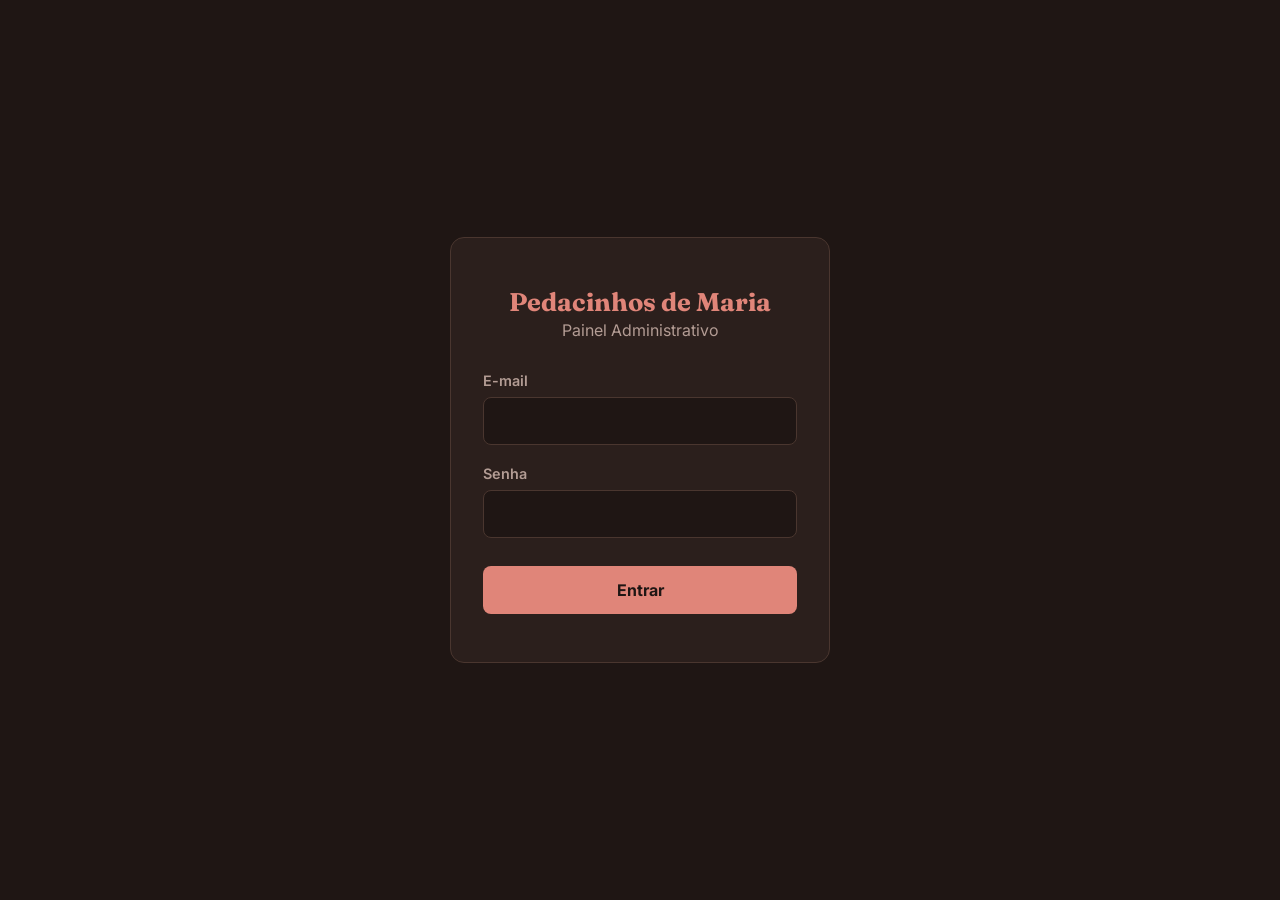
<file: pedacinho-frontend/admin/index.html>
<!DOCTYPE html>
<html lang="pt-BR">
<head>
    <meta charset="UTF-8">
    <meta name="viewport" content="width=device-width, initial-scale=1.0">
    <title>Pedacinhos de Maria - Administração</title>
    <link rel="stylesheet" href="css/variables.css">
    <link rel="stylesheet" href="css/admin.css">
</head>
<body>

<div id="login-gate" class="auth-gate">
    <div class="auth-card">
        <h1 class="auth-card__title">Pedacinhos de Maria</h1>
        <p class="auth-card__subtitle">Painel Administrativo</p>

        <form id="login-form" class="auth-form">
            <div class="form-group">
                <label for="login-email">E-mail</label>
                <input type="email" id="login-email" name="email" required autocomplete="username">
            </div>
            <div class="form-group">
                <label for="login-password">Senha</label>
                <input type="password" id="login-password" name="password" required autocomplete="current-password">
            </div>
            <p id="login-error" class="form-error hidden" role="alert"></p>
            <button type="submit" id="login-submit" class="btn btn--primary auth-form__submit">Entrar</button>
        </form>
    </div>
</div>

<div id="panel" class="panel hidden">
    <header class="panel__header">
        <h1>Painel Administrativo - Pedacinhos de Maria</h1>
        <span class="panel__owner-badge">Responsável</span>
        <button id="logout-button" type="button" class="btn panel__logout">Sair</button>
    </header>

    <p id="panel-error" class="panel-error hidden" role="alert"></p>

    <nav class="filter-tabs">
        <button type="button" class="filter-tab filter-tab--active" data-status="">Todos</button>
        <button type="button" class="filter-tab" data-status="PENDING">Pendentes</button>
        <button type="button" class="filter-tab" data-status="APPROVED">Aprovados</button>
        <button type="button" class="filter-tab" data-status="REJECTED">Rejeitados</button>
    </nav>

    <div id="users-list" class="users-list"></div>
    <p id="empty-message" class="empty-message hidden">Nenhum usuário encontrado.</p>
</div>

<script type="module" src="js/app.js?v=20260911"></script>
</body>
</html>
</file>
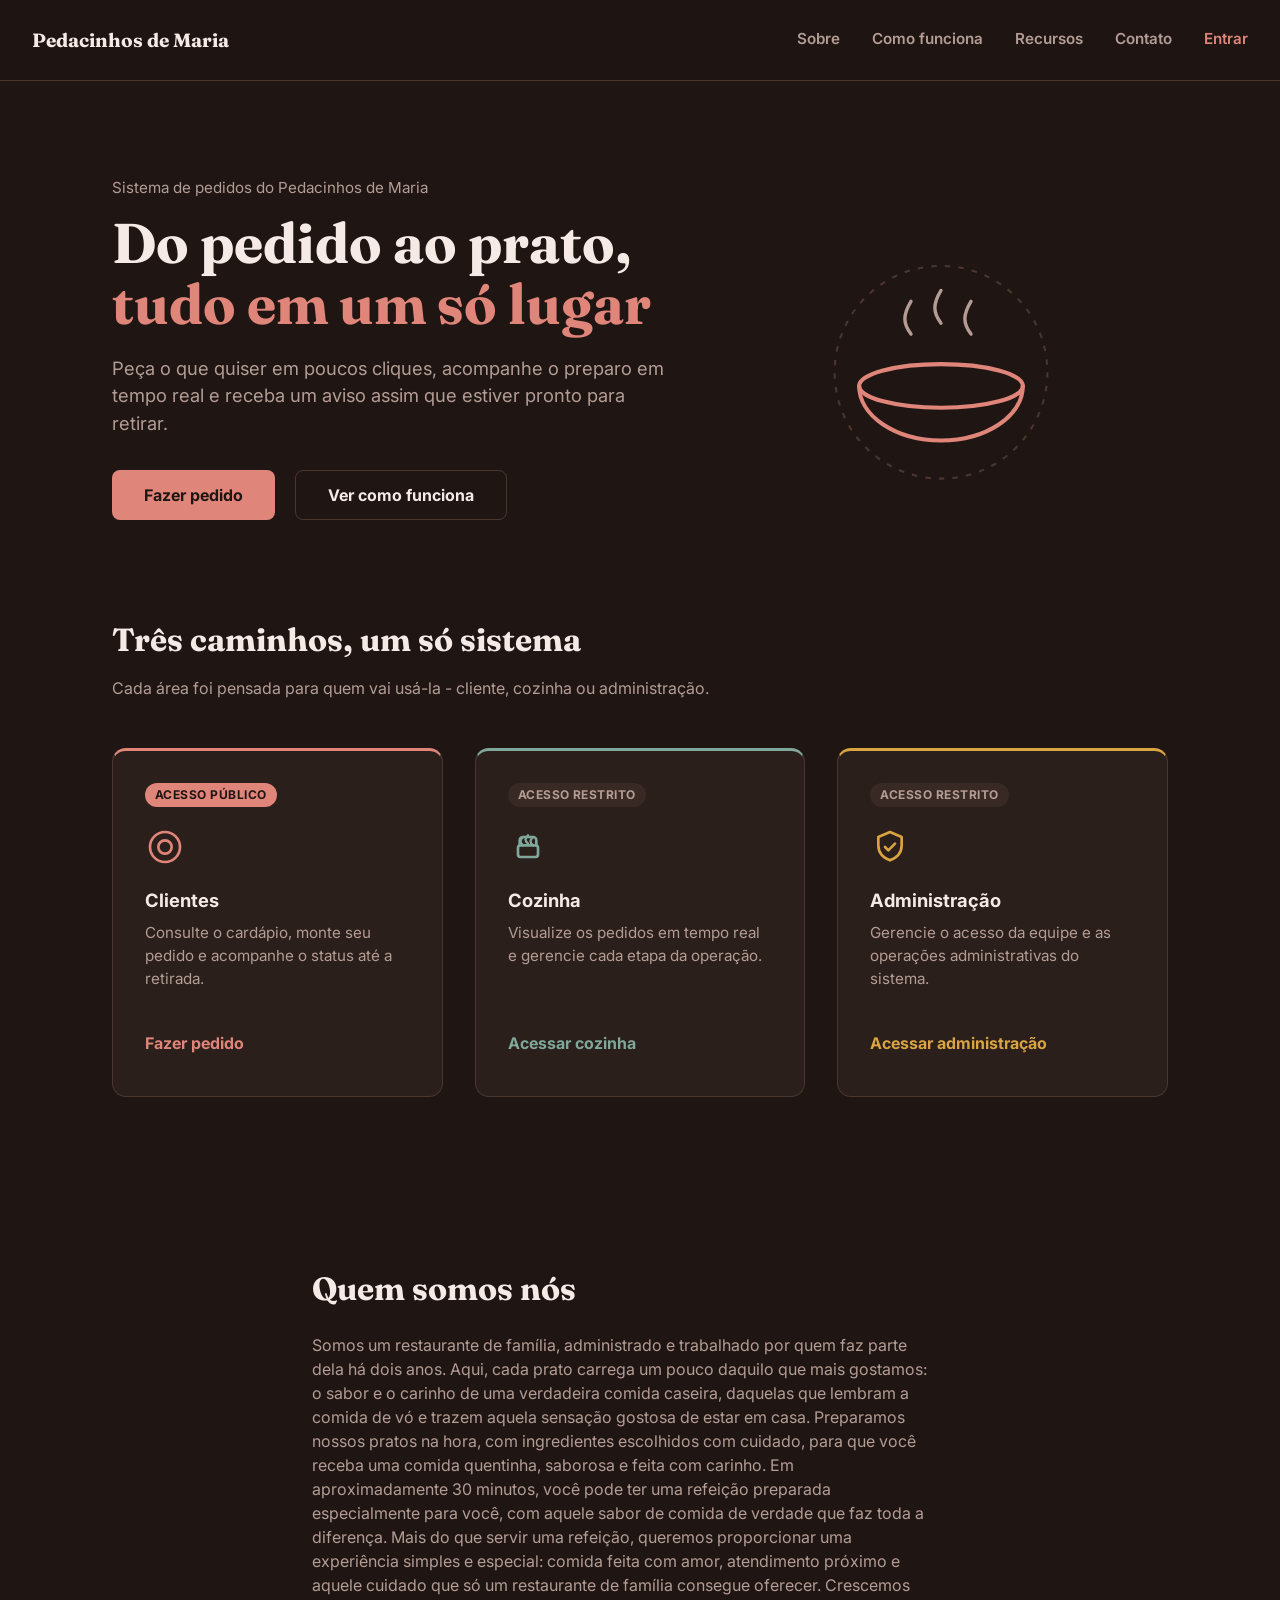
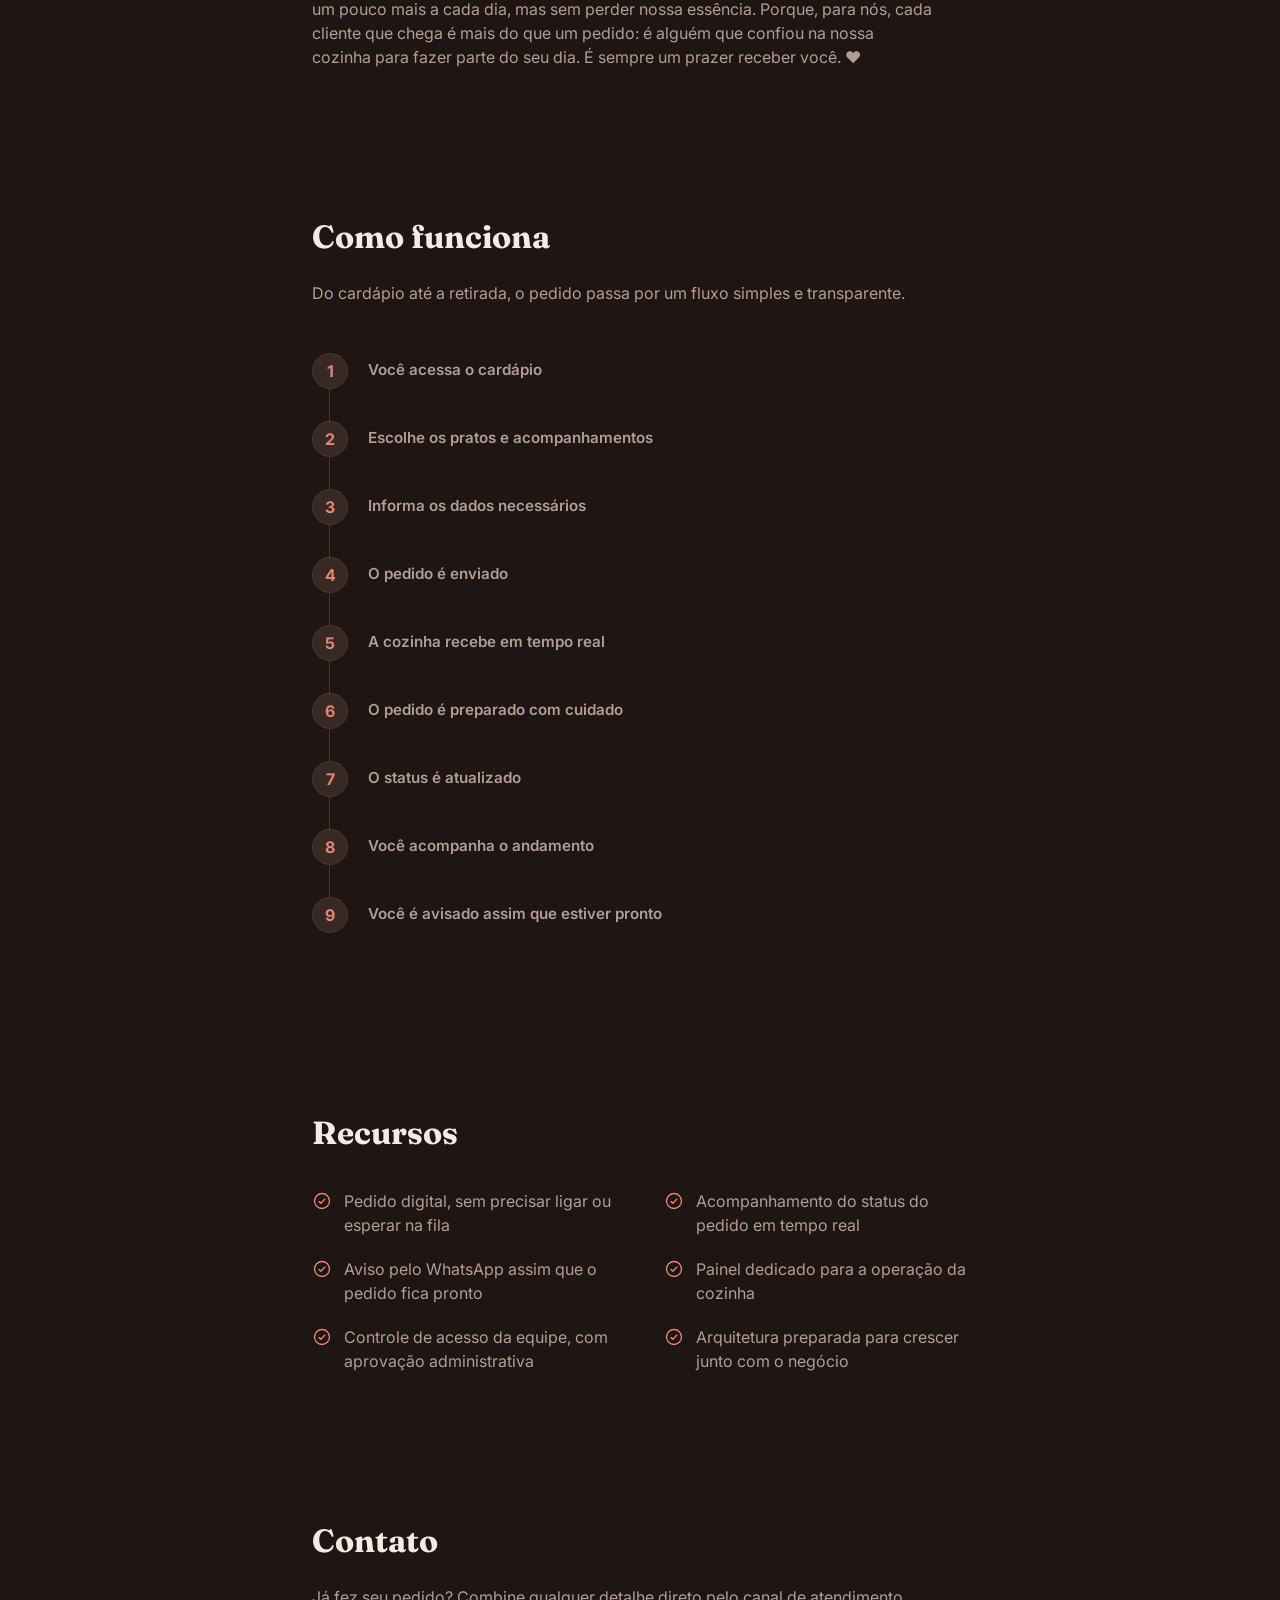
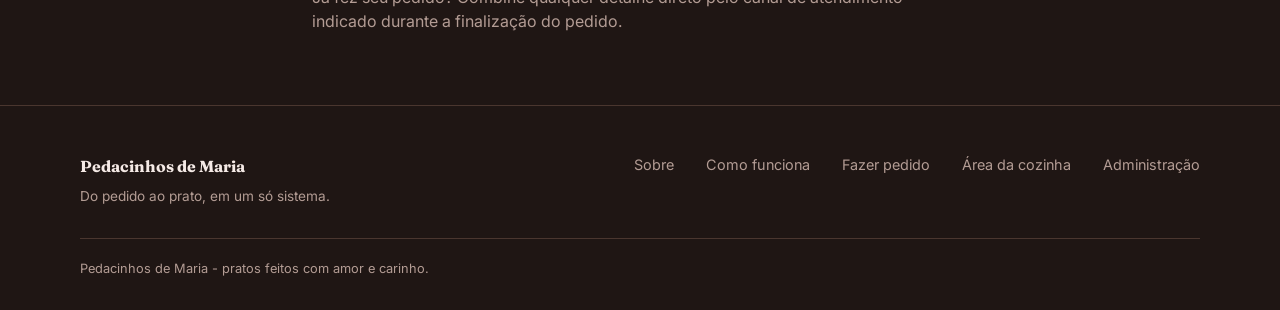
<file: pedacinho-frontend/landing-page/index.html>
<!DOCTYPE html>
<html lang="pt-BR">
<head>
    <meta charset="UTF-8">
    <meta name="viewport" content="width=device-width, initial-scale=1.0">
    <title>Pedacinhos de Maria - Peça, acompanhe e gerencie em um só lugar</title>
    <meta name="description" content="Pedacinhos de Maria: faça seu pedido online, acompanhe o preparo em tempo real e gerencie a operação da cozinha e da equipe em um único sistema.">
    <link rel="stylesheet" href="css/variables.css">
    <link rel="stylesheet" href="css/style.css">
</head>
<body>

<a class="skip-link" href="#conteudo">Pular para o conteúdo</a>

<header class="site-header">
    <span class="site-header__logo">Pedacinhos de Maria</span>

    <button class="menu-toggle" id="menu-toggle" type="button" aria-expanded="false" aria-controls="site-nav" aria-label="Abrir menu">
        <span class="menu-toggle__bar"></span>
    </button>

    <nav class="site-header__nav" id="site-nav">
        <a href="#sobre">Sobre</a>
        <a href="#como-funciona">Como funciona</a>
        <a href="#recursos">Recursos</a>
        <a href="#contato">Contato</a>
        <a class="site-header__cta" href="#acessos">Entrar</a>
    </nav>
</header>

<main id="conteudo">

    <section class="hero">
        <div class="hero__content">
            <p class="hero__eyebrow">Sistema de pedidos do Pedacinhos de Maria</p>
            <h1 class="hero__title">Do pedido ao prato,<br><em>tudo em um só lugar</em></h1>
            <p class="hero__subtitle">
                Peça o que quiser em poucos cliques, acompanhe o preparo em tempo real
                e receba um aviso assim que estiver pronto para retirar.
            </p>
            <div class="hero__ctas">
                <a class="btn-primary" data-link="customer" href="#">Fazer pedido</a>
                <a class="btn-secondary" href="#como-funciona">Ver como funciona</a>
            </div>
        </div>

        <div class="hero__visual" aria-hidden="true">
            <svg viewBox="0 0 220 220" fill="none" xmlns="http://www.w3.org/2000/svg">
                <circle cx="110" cy="130" r="78" stroke="#4A362F" stroke-width="1.5" stroke-dasharray="4 6"/>
                <ellipse cx="110" cy="140" rx="60" ry="16" stroke="#E08579" stroke-width="3"/>
                <path d="M50 140 A60 40 0 0 0 170 140" stroke="#E08579" stroke-width="3" stroke-linecap="round"/>
                <path d="M88 78c-6 10-6 16 0 24" stroke="#B39C94" stroke-width="2.5" stroke-linecap="round"/>
                <path d="M110 70c-6 10-6 16 0 24" stroke="#B39C94" stroke-width="2.5" stroke-linecap="round"/>
                <path d="M132 78c-6 10-6 16 0 24" stroke="#B39C94" stroke-width="2.5" stroke-linecap="round"/>
            </svg>
        </div>
    </section>

    <section class="access" id="acessos" aria-label="Escolha como deseja acessar">
        <div class="access__header">
            <h2 class="access__title">Três caminhos, um só sistema</h2>
            <p class="access__subtitle">Cada área foi pensada para quem vai usá-la - cliente, cozinha ou administração.</p>
        </div>

        <div class="access__grid">
            <article class="access-card" style="--card-accent: var(--color-accent-customer)">
                <span class="access-card__badge access-card__badge--public">Acesso público</span>
                <svg class="access-card__icon" viewBox="0 0 24 24" fill="none" aria-hidden="true">
                    <circle cx="12" cy="12" r="9" stroke="currentColor" stroke-width="1.6"/>
                    <circle cx="12" cy="12" r="4" stroke="currentColor" stroke-width="1.6"/>
                </svg>
                <h3 class="access-card__title">Clientes</h3>
                <p class="access-card__description">Consulte o cardápio, monte seu pedido e acompanhe o status até a retirada.</p>
                <a class="access-card__link" data-link="customer" href="#">Fazer pedido</a>
            </article>

            <article class="access-card" style="--card-accent: var(--color-accent-kitchen)">
                <span class="access-card__badge">Acesso restrito</span>
                <svg class="access-card__icon" viewBox="0 0 24 24" fill="none" aria-hidden="true">
                    <path d="M7 11V8a2 2 0 0 1 2-2h6a2 2 0 0 1 2 2v3" stroke="currentColor" stroke-width="1.6" stroke-linecap="round"/>
                    <rect x="6" y="11" width="12" height="7" rx="1.5" stroke="currentColor" stroke-width="1.6"/>
                    <path d="M9 6c-2 2-2 3 0 5M12 5c-2 2-2 3 0 5M15 6c-2 2-2 3 0 5" stroke="currentColor" stroke-width="1.4" stroke-linecap="round"/>
                </svg>
                <h3 class="access-card__title">Cozinha</h3>
                <p class="access-card__description">Visualize os pedidos em tempo real e gerencie cada etapa da operação.</p>
                <a class="access-card__link" data-link="kitchen" href="#">Acessar cozinha</a>
            </article>

            <article class="access-card" style="--card-accent: var(--color-accent-admin)">
                <span class="access-card__badge">Acesso restrito</span>
                <svg class="access-card__icon" viewBox="0 0 24 24" fill="none" aria-hidden="true">
                    <path d="M12 3l7 3v5c0 4.5-3 7.5-7 9-4-1.5-7-4.5-7-9V6l7-3z" stroke="currentColor" stroke-width="1.6" stroke-linejoin="round"/>
                    <path d="M9 12l2 2 4-4" stroke="currentColor" stroke-width="1.6" stroke-linecap="round" stroke-linejoin="round"/>
                </svg>
                <h3 class="access-card__title">Administração</h3>
                <p class="access-card__description">Gerencie o acesso da equipe e as operações administrativas do sistema.</p>
                <a class="access-card__link" data-link="admin" href="#">Acessar administração</a>
            </article>
        </div>
    </section>

    <section class="section" id="sobre">
        <h2 class="section__title">Quem somos nós</h2>
        <p class="section__text">
            Somos um restaurante de família, administrado e trabalhado por quem faz parte dela há dois anos. Aqui, cada prato carrega um pouco daquilo que mais gostamos: o sabor e o carinho de uma verdadeira comida caseira, daquelas que lembram a comida de vó e trazem aquela sensação gostosa de estar em casa.
            Preparamos nossos pratos na hora, com ingredientes escolhidos com cuidado, para que você receba uma comida quentinha, saborosa e feita com carinho. Em aproximadamente 30 minutos, você pode ter uma refeição preparada especialmente para você, com aquele sabor de comida de verdade que faz toda a diferença.
            Mais do que servir uma refeição, queremos proporcionar uma experiência simples e especial: comida feita com amor, atendimento próximo e aquele cuidado que só um restaurante de família consegue oferecer.
            Crescemos um pouco mais a cada dia, mas sem perder nossa essência. Porque, para nós, cada cliente que chega é mais do que um pedido: é alguém que confiou na nossa cozinha para fazer parte do seu dia.
            É sempre um prazer receber você. ❤️
        </p>
    </section>

    <section class="section" id="como-funciona">
        <h2 class="section__title">Como funciona</h2>
        <p class="section__text">Do cardápio até a retirada, o pedido passa por um fluxo simples e transparente.</p>

        <ol class="timeline">
            <li class="timeline__step"><span class="timeline__number" aria-hidden="true"></span><span class="timeline__label">Você acessa o cardápio</span></li>
            <li class="timeline__step"><span class="timeline__number" aria-hidden="true"></span><span class="timeline__label">Escolhe os pratos e acompanhamentos</span></li>
            <li class="timeline__step"><span class="timeline__number" aria-hidden="true"></span><span class="timeline__label">Informa os dados necessários</span></li>
            <li class="timeline__step"><span class="timeline__number" aria-hidden="true"></span><span class="timeline__label">O pedido é enviado</span></li>
            <li class="timeline__step"><span class="timeline__number" aria-hidden="true"></span><span class="timeline__label">A cozinha recebe em tempo real</span></li>
            <li class="timeline__step"><span class="timeline__number" aria-hidden="true"></span><span class="timeline__label">O pedido é preparado com cuidado</span></li>
            <li class="timeline__step"><span class="timeline__number" aria-hidden="true"></span><span class="timeline__label">O status é atualizado</span></li>
            <li class="timeline__step"><span class="timeline__number" aria-hidden="true"></span><span class="timeline__label">Você acompanha o andamento</span></li>
            <li class="timeline__step"><span class="timeline__number" aria-hidden="true"></span><span class="timeline__label">Você é avisado assim que estiver pronto</span></li>
        </ol>
    </section>

    <section class="section" id="recursos">
        <h2 class="section__title">Recursos</h2>
        <ul class="features__list">
            <li class="features__item">
                <svg viewBox="0 0 24 24" fill="none" aria-hidden="true"><circle cx="12" cy="12" r="9" stroke="currentColor" stroke-width="1.6"/><path d="M8.5 12.5l2.2 2.2 4.8-5" stroke="currentColor" stroke-width="1.6" stroke-linecap="round" stroke-linejoin="round"/></svg>
                <span>Pedido digital, sem precisar ligar ou esperar na fila</span>
            </li>
            <li class="features__item">
                <svg viewBox="0 0 24 24" fill="none" aria-hidden="true"><circle cx="12" cy="12" r="9" stroke="currentColor" stroke-width="1.6"/><path d="M8.5 12.5l2.2 2.2 4.8-5" stroke="currentColor" stroke-width="1.6" stroke-linecap="round" stroke-linejoin="round"/></svg>
                <span>Acompanhamento do status do pedido em tempo real</span>
            </li>
            <li class="features__item">
                <svg viewBox="0 0 24 24" fill="none" aria-hidden="true"><circle cx="12" cy="12" r="9" stroke="currentColor" stroke-width="1.6"/><path d="M8.5 12.5l2.2 2.2 4.8-5" stroke="currentColor" stroke-width="1.6" stroke-linecap="round" stroke-linejoin="round"/></svg>
                <span>Aviso pelo WhatsApp assim que o pedido fica pronto</span>
            </li>
            <li class="features__item">
                <svg viewBox="0 0 24 24" fill="none" aria-hidden="true"><circle cx="12" cy="12" r="9" stroke="currentColor" stroke-width="1.6"/><path d="M8.5 12.5l2.2 2.2 4.8-5" stroke="currentColor" stroke-width="1.6" stroke-linecap="round" stroke-linejoin="round"/></svg>
                <span>Painel dedicado para a operação da cozinha</span>
            </li>
            <li class="features__item">
                <svg viewBox="0 0 24 24" fill="none" aria-hidden="true"><circle cx="12" cy="12" r="9" stroke="currentColor" stroke-width="1.6"/><path d="M8.5 12.5l2.2 2.2 4.8-5" stroke="currentColor" stroke-width="1.6" stroke-linecap="round" stroke-linejoin="round"/></svg>
                <span>Controle de acesso da equipe, com aprovação administrativa</span>
            </li>
            <li class="features__item">
                <svg viewBox="0 0 24 24" fill="none" aria-hidden="true"><circle cx="12" cy="12" r="9" stroke="currentColor" stroke-width="1.6"/><path d="M8.5 12.5l2.2 2.2 4.8-5" stroke="currentColor" stroke-width="1.6" stroke-linecap="round" stroke-linejoin="round"/></svg>
                <span>Arquitetura preparada para crescer junto com o negócio</span>
            </li>
        </ul>
    </section>

    <section class="section" id="contato">
        <h2 class="section__title">Contato</h2>
        <p class="section__text">
            Já fez seu pedido? Combine qualquer detalhe direto pelo canal de
            atendimento indicado durante a finalização do pedido.
        </p>
    </section>

</main>

<footer class="site-footer">
    <div class="site-footer__inner">
        <div>
            <p class="site-footer__brand">Pedacinhos de Maria</p>
            <p class="site-footer__tagline">Do pedido ao prato, em um só sistema.</p>
        </div>
        <nav class="site-footer__nav" aria-label="Links do rodapé">
            <a href="#sobre">Sobre</a>
            <a href="#como-funciona">Como funciona</a>
            <a data-link="customer" href="#">Fazer pedido</a>
            <a data-link="kitchen" href="#">Área da cozinha</a>
            <a data-link="admin" href="#">Administração</a>
        </nav>
    </div>
    <p class="site-footer__bottom">Pedacinhos de Maria - pratos feitos com amor e carinho.</p>
</footer>

<script src="js/app.js"></script>
</body>
</html>
</file>
<file: pedacinho-frontend/admin/css/variables.css>
@import url('https://fonts.googleapis.com/css2?family=Fraunces:opsz,wght@9..144,600;9..144,700&family=Inter:wght@400;500;600;700;800&display=swap');

:root {
    --font-display: 'Fraunces', Georgia, serif;
    --font-body: 'Inter', -apple-system, BlinkMacSystemFont, sans-serif;

    --space-xs: 0.5rem;
    --space-sm: 0.75rem;
    --space-md: 1.25rem;
    --space-lg: 2rem;
    --space-xl: 3rem;

    --radius-sm: 8px;
    --radius-md: 14px;
}

* , *::before, *::after {
    box-sizing: border-box;
    margin: 0;
    padding: 0;
}

body {
    font-family: var(--font-body);
    min-height: 100vh;
}

button, input {
    font: inherit;
    color: inherit;
}

button {
    cursor: pointer;
    border: none;
}

.hidden {
    display: none !important;
}

.form-error {
    color: #C0392B;
    font-size: 0.9rem;
}

.btn {
    padding: var(--space-sm) var(--space-lg);
    border-radius: var(--radius-sm);
    font-weight: 700;
    font-size: 1rem;
    transition: opacity 0.15s ease, transform 0.1s ease;
}

.btn:active {
    transform: scale(0.98);
}

.btn:disabled {
    opacity: 0.6;
    cursor: not-allowed;
}

.btn--large {
    padding: var(--space-lg) var(--space-xl);
    font-size: 1.6rem;
    font-weight: 800;
    letter-spacing: 0.02em;
    border-radius: var(--radius-md);
}
</file>
<file: pedacinho-frontend/admin/css/admin.css>
/* Paleta idêntica à do kitchen-dashboard (mesmos hex de dashboard.css) —
   identidade visual consistente entre os 3 frontends, nenhuma cor nova. */
:root {
    --color-bg: #1F1614;
    --color-surface: #2B1F1C;
    --color-surface-elevated: #382924;
    --color-text: #F5EAE6;
    --color-text-muted: #B39C94;
    --color-border: #4A362F;
    --color-primary: #E08579;

    --color-pending: #D9A441;
    --color-approved: #6B9080;
    --color-rejected: #D1554A;
}

body {
    background: var(--color-bg);
    color: var(--color-text);
}

/* ---------- Login ---------- */

.auth-gate {
    min-height: 100vh;
    display: flex;
    align-items: center;
    justify-content: center;
    padding: var(--space-lg);
}

.auth-card {
    background: var(--color-surface);
    border: 1px solid var(--color-border);
    border-radius: var(--radius-md);
    padding: var(--space-xl) var(--space-lg);
    max-width: 380px;
    width: 100%;
    text-align: center;
}

.auth-card__title {
    font-family: var(--font-display);
    font-size: 1.6rem;
    color: var(--color-primary);
    margin-bottom: 2px;
}

.auth-card__subtitle {
    color: var(--color-text-muted);
    margin-bottom: var(--space-lg);
}

.auth-form {
    text-align: left;
}

.form-group {
    margin-bottom: var(--space-md);
}

.form-group label {
    display: block;
    font-size: 0.9rem;
    font-weight: 600;
    color: var(--color-text-muted);
    margin-bottom: var(--space-xs);
}

.form-group input {
    width: 100%;
    padding: 0.75rem var(--space-sm);
    min-height: 48px;
    background: var(--color-bg);
    border: 1px solid var(--color-border);
    border-radius: var(--radius-sm);
    color: var(--color-text);
}

.form-group input:focus-visible {
    outline: 2px solid var(--color-primary);
    outline-offset: 1px;
}

.auth-form__submit {
    width: 100%;
    background: var(--color-primary);
    color: var(--color-bg);
    min-height: 48px;
    margin-top: var(--space-xs);
}

/* ---------- Painel ---------- */

.panel {
    max-width: 900px;
    margin: 0 auto;
    padding: var(--space-lg);
}

.panel__header {
    display: flex;
    align-items: center;
    flex-wrap: wrap;
    gap: var(--space-sm);
    margin-bottom: var(--space-lg);
}

.panel__header h1 {
    font-family: var(--font-display);
    font-size: clamp(1.1rem, 4vw, 1.4rem);
    color: var(--color-primary);
}

.panel__owner-badge {
    font-size: 0.75rem;
    font-weight: 700;
    text-transform: uppercase;
    letter-spacing: 0.05em;
    padding: 3px 10px;
    border-radius: 999px;
    background: var(--color-surface-elevated);
    color: var(--color-text-muted);
}

.panel__logout {
    margin-left: auto;
    background: var(--color-surface-elevated);
    color: var(--color-text);
    padding: var(--space-xs) var(--space-md);
    font-size: 0.9rem;
    min-height: 44px;
}

.panel-error {
    margin-bottom: var(--space-md);
    padding: var(--space-sm) var(--space-md);
    background: var(--color-rejected);
    border-radius: var(--radius-sm);
}

/* ---------- Filtros ---------- */

.filter-tabs {
    display: flex;
    gap: var(--space-xs);
    margin-bottom: var(--space-lg);
    flex-wrap: wrap;
}

.filter-tab {
    background: var(--color-surface);
    color: var(--color-text-muted);
    padding: var(--space-xs) var(--space-md);
    border-radius: 999px;
    font-size: 0.9rem;
    font-weight: 600;
    min-height: 44px;
}

.filter-tab--active {
    background: var(--color-primary);
    color: var(--color-bg);
}

/* ---------- Lista de usuários ---------- */

.users-list {
    display: flex;
    flex-direction: column;
    gap: var(--space-md);
}

.user-card {
    background: var(--color-surface);
    border: 1px solid var(--color-border);
    border-radius: var(--radius-sm);
    padding: var(--space-md);
    display: flex;
    align-items: center;
    flex-wrap: wrap;
    gap: var(--space-md);
}

.user-card__info {
    flex: 1;
    min-width: 200px;
}

.user-card__name {
    font-size: 1.05rem;
    margin-bottom: 2px;
}

.user-card__email {
    color: var(--color-text-muted);
    font-size: 0.9rem;
}

.user-card__date {
    color: var(--color-text-muted);
    font-size: 0.8rem;
    margin-top: var(--space-xs);
}

.status-badge {
    font-size: 0.8rem;
    font-weight: 700;
    text-transform: uppercase;
    letter-spacing: 0.04em;
    padding: 4px 12px;
    border-radius: 999px;
    color: var(--color-bg);
}

.status-badge--pending { background: var(--color-pending); }
.status-badge--approved { background: var(--color-approved); }
.status-badge--rejected { background: var(--color-rejected); color: var(--color-text); }

.user-card__actions {
    display: flex;
    gap: var(--space-xs);
}

.btn--approve {
    background: var(--color-approved);
    color: var(--color-bg);
    min-height: 44px;
}

.btn--reject {
    background: transparent;
    border: 1px solid var(--color-rejected);
    color: var(--color-rejected);
    min-height: 44px;
}

.empty-message {
    color: var(--color-text-muted);
    text-align: center;
    padding: var(--space-xl);
}

@media (max-width: 600px) {
    .panel { padding: var(--space-md); }
    .user-card { flex-direction: column; align-items: flex-start; }
    .user-card__actions { width: 100%; }
    .user-card__actions .btn { flex: 1; }
}
</file>
<file: pedacinho-frontend/landing-page/css/variables.css>
@import url('https://fonts.googleapis.com/css2?family=Fraunces:opsz,wght@9..144,600;9..144,700&family=Inter:wght@400;500;600;700;800&display=swap');

:root {
    --font-display: 'Fraunces', Georgia, serif;
    --font-body: 'Inter', -apple-system, BlinkMacSystemFont, sans-serif;

    --space-xs: 0.5rem;
    --space-sm: 0.75rem;
    --space-md: 1.25rem;
    --space-lg: 2rem;
    --space-xl: 3rem;

    --radius-sm: 8px;
    --radius-md: 14px;
}

* , *::before, *::after {
    box-sizing: border-box;
    margin: 0;
    padding: 0;
}

body {
    font-family: var(--font-body);
    min-height: 100vh;
}

button, input {
    font: inherit;
    color: inherit;
}

button {
    cursor: pointer;
    border: none;
}

.hidden {
    display: none !important;
}

.form-error {
    color: #C0392B;
    font-size: 0.9rem;
}

.btn {
    padding: var(--space-sm) var(--space-lg);
    border-radius: var(--radius-sm);
    font-weight: 700;
    font-size: 1rem;
    transition: opacity 0.15s ease, transform 0.1s ease;
}

.btn:active {
    transform: scale(0.98);
}

.btn:disabled {
    opacity: 0.6;
    cursor: not-allowed;
}

.btn--large {
    padding: var(--space-lg) var(--space-xl);
    font-size: 1.6rem;
    font-weight: 800;
    letter-spacing: 0.02em;
    border-radius: var(--radius-md);
}
</file>
<file: pedacinho-frontend/landing-page/css/style.css>
:root {
    --color-bg: #1F1614;
    --color-surface: #2B1F1C;
    --color-surface-elevated: #382924;
    --color-text: #F5EAE6;
    --color-text-muted: #B39C94;
    --color-border: #4A362F;
    --color-primary: #E08579;

    /* Acentos por caminho, emprestados da mesma família de cor já usada no
       Kitchen Dashboard (--color-preparing, --color-timer-yellow) — não são
       cores novas inventadas, são a paleta operacional existente aplicada
       aqui para dar identidade própria a cada card sem sair do sistema. */
    --color-accent-customer: var(--color-primary);
    --color-accent-admin: #D9A441;
    --color-accent-kitchen: #7FA89A;

    --radius-lg: 20px;
    --shadow-card: 0 8px 24px rgba(0, 0, 0, 0.35);

    /* Escala tipográfica — um H1 com presença forte, degradê claro até o texto auxiliar. */
    --step-hero: clamp(2.25rem, 4.2vw + 1rem, 3.5rem);
    --step-h2: clamp(1.5rem, 1.5vw + 1rem, 2rem);
    --step-h3: 1.15rem;
    --step-lead: 1.15rem;
}

@media (prefers-reduced-motion: reduce) {
    * { animation: none !important; transition: none !important; }
}

body {
    background: var(--color-bg);
    color: var(--color-text);
    overflow-x: hidden;
    line-height: 1.5;
}

a { color: inherit; text-decoration: none; }

.skip-link {
    position: absolute;
    left: var(--space-md);
    top: -100px;
    background: var(--color-primary);
    color: var(--color-bg);
    padding: var(--space-sm) var(--space-md);
    border-radius: var(--radius-sm);
    font-weight: 700;
    z-index: 100;
    transition: top 0.15s ease;
}

.skip-link:focus {
    top: var(--space-md);
}

:focus-visible {
    outline: 2px solid var(--color-primary);
    outline-offset: 3px;
}

/* ---------- Header ---------- */

.site-header {
    display: flex;
    align-items: center;
    justify-content: space-between;
    padding: var(--space-md) var(--space-lg);
    border-bottom: 1px solid var(--color-border);
    position: sticky;
    top: 0;
    background: rgba(31, 22, 20, 0.92);
    backdrop-filter: blur(6px);
    z-index: 20;
}

.site-header__logo {
    font-family: var(--font-display);
    font-size: 1.2rem;
    font-weight: 700;
    color: var(--color-text);
}

.site-header__nav {
    display: flex;
    align-items: center;
    gap: var(--space-lg);
}

.site-header__nav a {
    color: var(--color-text-muted);
    font-weight: 600;
    font-size: 0.95rem;
    padding: var(--space-xs) 0;
    border-bottom: 1px solid transparent;
    transition: color 0.15s ease, border-color 0.15s ease;
}

.site-header__nav a:hover,
.site-header__nav a:focus-visible {
    color: var(--color-text);
    border-color: var(--color-primary);
}

.site-header__cta {
    color: var(--color-primary) !important;
}

.menu-toggle {
    display: none;
    background: none;
    padding: var(--space-xs);
    min-height: 44px;
    min-width: 44px;
    border-radius: var(--radius-sm);
    transition: background 0.15s ease;
}

.menu-toggle:hover {
    background: var(--color-surface-elevated);
}

.menu-toggle__bar,
.menu-toggle__bar::before,
.menu-toggle__bar::after {
    content: '';
    display: block;
    width: 22px;
    height: 2px;
    background: var(--color-text);
    position: relative;
    transition: transform 0.2s ease, opacity 0.2s ease;
}

.menu-toggle__bar::before { position: absolute; top: -7px; }
.menu-toggle__bar::after { position: absolute; top: 7px; }

.menu-toggle[aria-expanded="true"] .menu-toggle__bar { background: transparent; }
.menu-toggle[aria-expanded="true"] .menu-toggle__bar::before { transform: translateY(7px) rotate(45deg); }
.menu-toggle[aria-expanded="true"] .menu-toggle__bar::after { transform: translateY(-7px) rotate(-45deg); }

/* ---------- Hero ---------- */

.hero {
    display: grid;
    grid-template-columns: 1.1fr 0.9fr;
    align-items: center;
    gap: var(--space-xl);
    max-width: 1120px;
    margin: 0 auto;
    padding: clamp(var(--space-xl), 8vw, 6rem) var(--space-lg);
}

.hero__content {
    min-width: 0; /* evita que texto longo estoure a coluna do grid e cause overflow horizontal */
}

.hero__eyebrow {
    color: var(--color-text-muted);
    font-size: 0.95rem;
    margin-bottom: var(--space-sm);
}

.hero__title {
    font-family: var(--font-display);
    font-size: var(--step-hero);
    line-height: 1.1;
    color: var(--color-text);
    margin-bottom: var(--space-md);
}

.hero__title em {
    font-style: normal;
    color: var(--color-primary);
}

.hero__subtitle {
    color: var(--color-text-muted);
    font-size: var(--step-lead);
    max-width: 46ch;
    margin-bottom: var(--space-lg);
}

.hero__ctas {
    display: flex;
    gap: var(--space-md);
    flex-wrap: wrap;
}

.hero__visual {
    justify-self: center;
}

.hero__visual svg {
    width: 100%;
    max-width: 340px;
    height: auto;
}

/* ---------- Botões ---------- */

.btn-primary {
    background: var(--color-primary);
    color: var(--color-bg);
    padding: var(--space-sm) var(--space-lg);
    border-radius: var(--radius-sm);
    font-weight: 700;
    min-height: 48px;
    display: inline-flex;
    align-items: center;
    transition: transform 0.12s ease, box-shadow 0.15s ease;
}

.btn-primary:hover,
.btn-primary:focus-visible {
    transform: translateY(-1px);
    box-shadow: 0 6px 18px rgba(224, 133, 121, 0.35);
}

.btn-secondary {
    color: var(--color-text);
    border: 1px solid var(--color-border);
    padding: var(--space-sm) var(--space-lg);
    border-radius: var(--radius-sm);
    font-weight: 700;
    min-height: 48px;
    display: inline-flex;
    align-items: center;
    transition: border-color 0.15s ease, color 0.15s ease;
}

.btn-secondary:hover,
.btn-secondary:focus-visible {
    border-color: var(--color-primary);
    color: var(--color-primary);
}

/* ---------- Seção de acessos ---------- */

.access {
    padding: 0 var(--space-lg) clamp(var(--space-xl), 8vw, 6rem);
    max-width: 1120px;
    margin: 0 auto;
}

.access__header {
    max-width: 60ch;
    margin-bottom: var(--space-xl);
}

.access__title {
    font-family: var(--font-display);
    font-size: var(--step-h2);
    margin-bottom: var(--space-sm);
}

.access__subtitle {
    color: var(--color-text-muted);
}

.access__grid {
    display: grid;
    grid-template-columns: repeat(3, 1fr);
    gap: var(--space-lg);
}

.access-card {
    background: var(--color-surface);
    border: 1px solid var(--color-border);
    border-top: 3px solid var(--card-accent, var(--color-primary));
    border-radius: var(--radius-md);
    padding: var(--space-lg);
    display: flex;
    flex-direction: column;
    transition: transform 0.15s ease, box-shadow 0.15s ease;
}

.access-card:hover,
.access-card:focus-within {
    transform: translateY(-3px);
    box-shadow: var(--shadow-card);
}

.access-card__icon {
    width: 40px;
    height: 40px;
    color: var(--card-accent, var(--color-primary));
    margin-bottom: var(--space-md);
}

.access-card__badge {
    align-self: flex-start;
    font-size: 0.75rem;
    font-weight: 700;
    text-transform: uppercase;
    letter-spacing: 0.04em;
    padding: 3px 10px;
    border-radius: 999px;
    background: var(--color-surface-elevated);
    color: var(--color-text-muted);
    margin-bottom: var(--space-md);
}

.access-card__badge--public {
    background: var(--card-accent, var(--color-primary));
    color: var(--color-bg);
}

.access-card__title {
    font-size: var(--step-h3);
    font-weight: 700;
    margin-bottom: var(--space-xs);
}

.access-card__description {
    color: var(--color-text-muted);
    font-size: 0.95rem;
    margin-bottom: var(--space-lg);
    flex: 1;
}

.access-card__link {
    font-weight: 700;
    color: var(--card-accent, var(--color-primary));
    padding: var(--space-xs) 0;
    border-bottom: 1px solid transparent;
    align-self: flex-start;
    transition: border-color 0.15s ease;
}

.access-card__link:hover,
.access-card__link:focus-visible {
    border-color: currentColor;
}

/* ---------- Seções de conteúdo ---------- */

.section {
    max-width: 720px;
    margin: 0 auto;
    padding: clamp(var(--space-xl), 6vw, 4.5rem) var(--space-lg);
}

.section__title {
    font-family: var(--font-display);
    font-size: var(--step-h2);
    color: var(--color-text);
    margin-bottom: var(--space-md);
}

.section__text {
    color: var(--color-text-muted);
    max-width: 62ch;
}

/* ---------- Como funciona ---------- */

.timeline {
    counter-reset: timeline-step;
    margin-top: var(--space-xl);
    max-width: 46ch;
}

.timeline__step {
    display: flex;
    align-items: center;
    gap: var(--space-md);
    position: relative;
    padding-bottom: var(--space-lg);
}

.timeline__step:not(:last-child)::after {
    content: '';
    position: absolute;
    left: 17px;
    top: 36px;
    width: 1px;
    height: calc(100% - 20px);
    background: var(--color-border);
}

.timeline__number {
    counter-increment: timeline-step;
    flex-shrink: 0;
    width: 36px;
    height: 36px;
    border-radius: 50%;
    background: var(--color-surface-elevated);
    border: 1px solid var(--color-border);
    color: var(--color-primary);
    font-weight: 700;
    display: flex;
    align-items: center;
    justify-content: center;
    position: relative;
    z-index: 1;
}

.timeline__number::before {
    content: counter(timeline-step);
}

.timeline__label {
    font-weight: 600;
    font-size: 0.95rem;
    color: var(--color-text-muted);
}

/* ---------- Recursos ---------- */

.features__list {
    max-width: 720px;
    margin: var(--space-lg) auto 0;
    display: grid;
    grid-template-columns: repeat(2, 1fr);
    gap: var(--space-md) var(--space-xl);
    text-align: left;
}

.features__item {
    display: flex;
    gap: var(--space-sm);
    color: var(--color-text-muted);
}

.features__item svg {
    flex-shrink: 0;
    width: 20px;
    height: 20px;
    color: var(--color-primary);
    margin-top: 2px;
}

/* ---------- Footer ---------- */

.site-footer {
    border-top: 1px solid var(--color-border);
    padding: var(--space-xl) var(--space-lg) var(--space-lg);
}

.site-footer__inner {
    max-width: 1120px;
    margin: 0 auto;
    display: flex;
    justify-content: space-between;
    flex-wrap: wrap;
    gap: var(--space-lg);
}

.site-footer__brand {
    font-family: var(--font-display);
    color: var(--color-text);
    font-weight: 700;
    margin-bottom: var(--space-xs);
}

.site-footer__tagline {
    color: var(--color-text-muted);
    font-size: 0.85rem;
    max-width: 32ch;
}

.site-footer__nav {
    display: flex;
    gap: var(--space-lg);
    flex-wrap: wrap;
}

.site-footer__nav a {
    color: var(--color-text-muted);
    font-size: 0.9rem;
}

.site-footer__nav a:hover,
.site-footer__nav a:focus-visible {
    color: var(--color-text);
}

.site-footer__bottom {
    max-width: 1120px;
    margin: var(--space-lg) auto 0;
    padding-top: var(--space-md);
    border-top: 1px solid var(--color-border);
    color: var(--color-text-muted);
    font-size: 0.8rem;
}

/* ---------- Responsivo ---------- */

@media (max-width: 900px) {
    .hero {
        grid-template-columns: 1fr;
        text-align: left;
    }

    .hero__visual {
        order: -1;
        max-width: 220px;
        justify-self: start;
    }

    .access__grid {
        grid-template-columns: 1fr;
    }

    .features__list {
        grid-template-columns: 1fr;
    }
}

@media (max-width: 880px) {
    .site-header__nav {
        position: fixed;
        inset: 64px var(--space-md) auto;
        background: var(--color-surface);
        border: 1px solid var(--color-border);
        border-radius: var(--radius-md);
        flex-direction: column;
        align-items: stretch;
        padding: var(--space-md);
        box-shadow: var(--shadow-card);
        transform: translateY(-8px);
        opacity: 0;
        pointer-events: none;
        transition: transform 0.15s ease, opacity 0.15s ease;
    }

    .site-header__nav.is-open {
        transform: translateY(0);
        opacity: 1;
        pointer-events: auto;
    }

    .site-header__nav a {
        padding: var(--space-sm) var(--space-xs);
    }

    .menu-toggle {
        display: inline-flex;
        align-items: center;
        justify-content: center;
    }
}

@media (max-width: 480px) {
    .hero__ctas {
        flex-direction: column;
        align-items: stretch;
    }

    .btn-primary, .btn-secondary {
        justify-content: center;
    }
}
</file>
